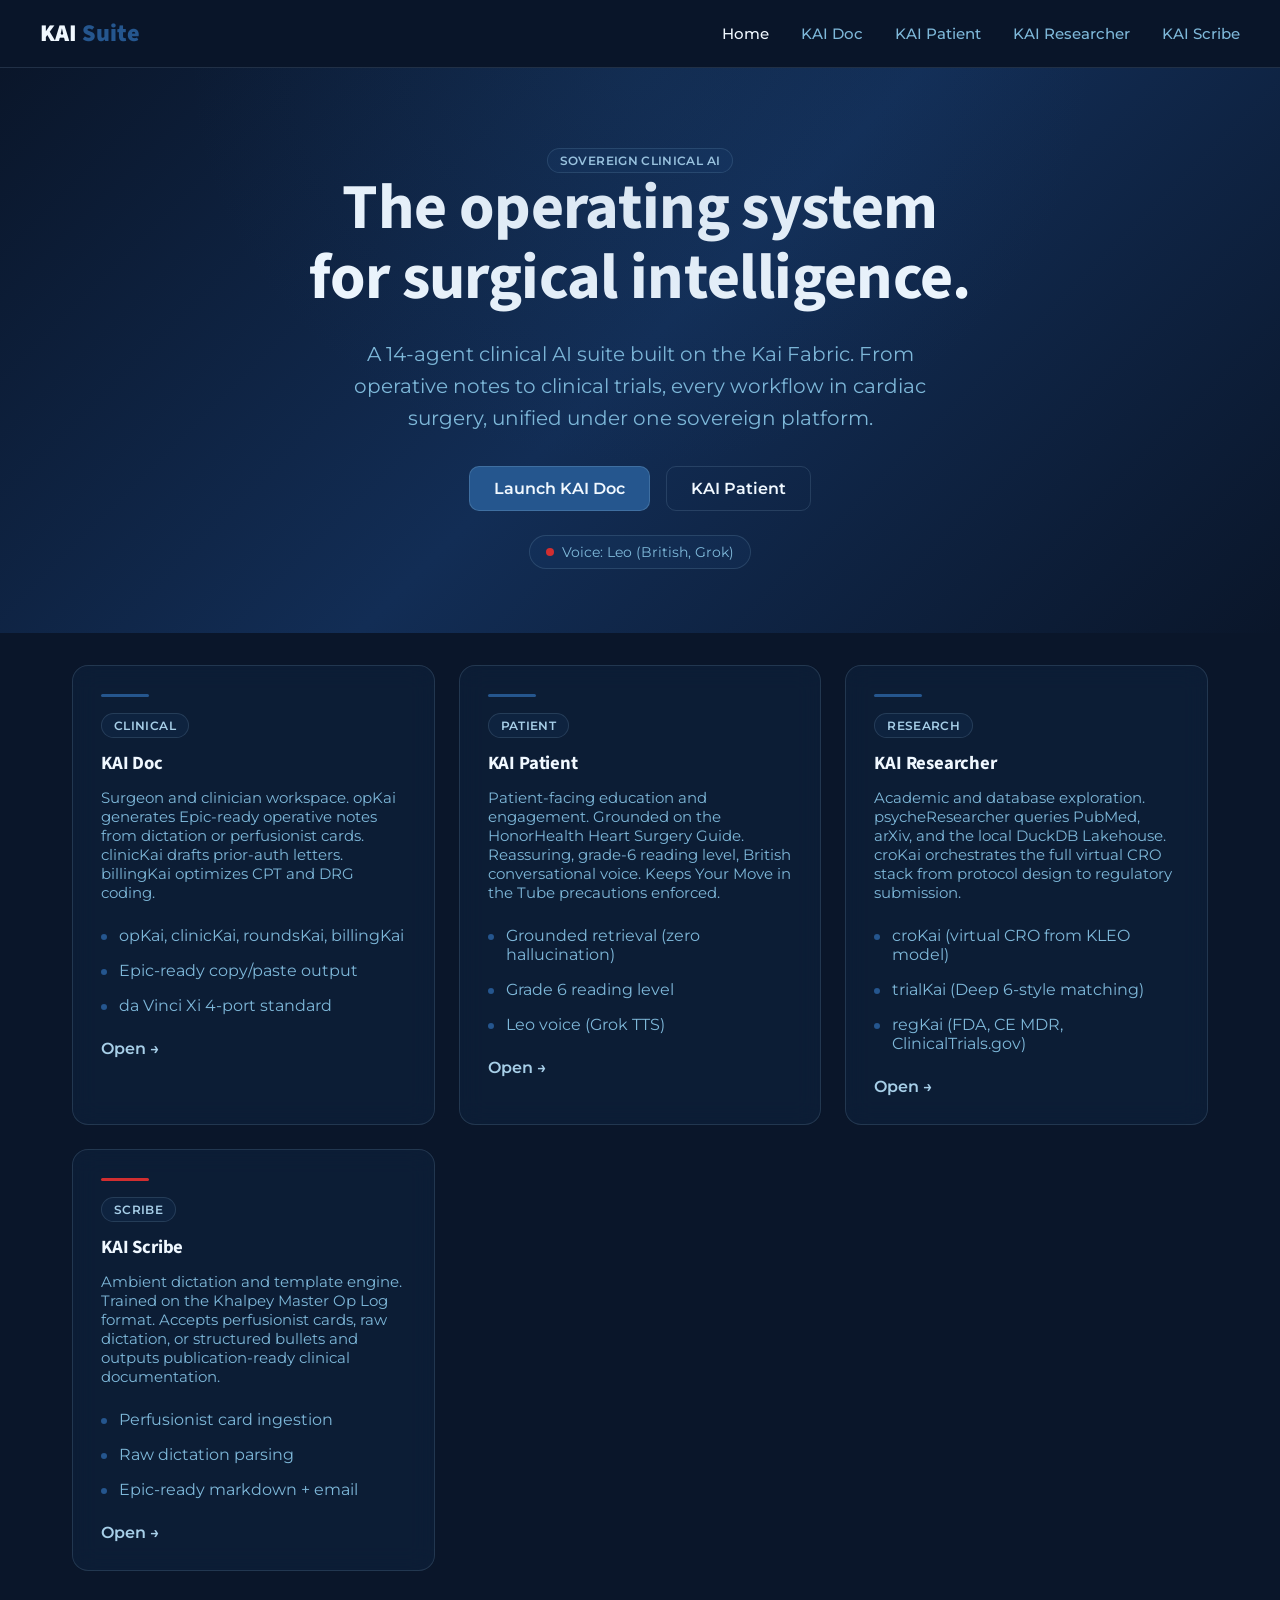
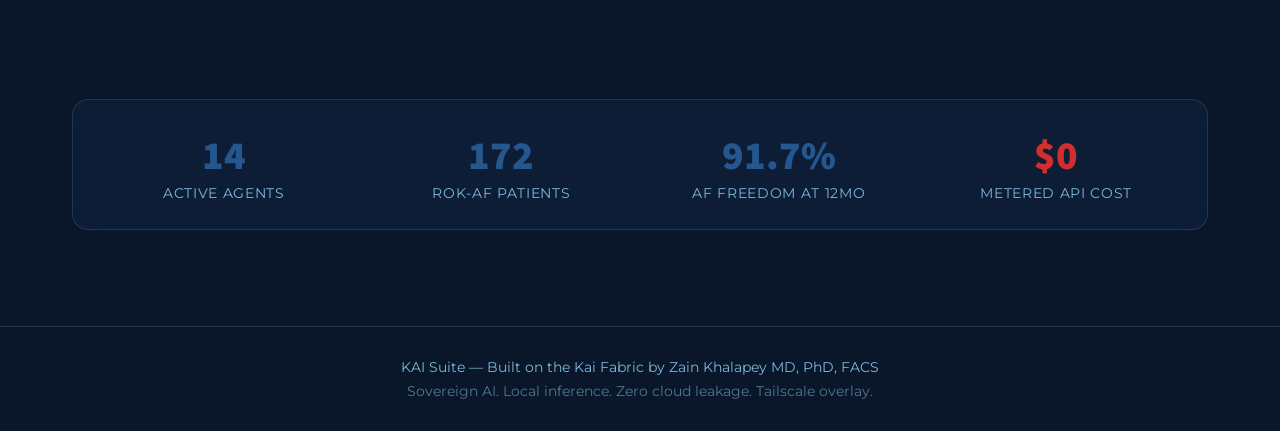
<file: index.html>
<!DOCTYPE html>
<html lang="en">
<head>
<meta charset="UTF-8">
<meta name="viewport" content="width=device-width, initial-scale=1.0">
<title>KAI Suite — Surgical AI Platform by Zain Khalpey MD, PhD, FACS</title>
<meta name="description" content="Sovereign clinical AI suite: opKai, clinicKai, patientKai, croKai. Built on the Kai Fabric by Dr. Zain Khalpey.">
<link rel="stylesheet" href="styles.css">
</head>
<body>
<nav>
  <div class="nav-content">
    <div class="logo">KAI <span>Suite</span></div>
    <ul>
      <li><a href="index.html" class="active">Home</a></li>
      <li><a href="kai-doc.html">KAI Doc</a></li>
      <li><a href="kai-patient.html">KAI Patient</a></li>
      <li><a href="kai-researcher.html">KAI Researcher</a></li>
      <li><a href="kai-scribe.html">KAI Scribe</a></li>
    </ul>
  </div>
</nav>

<section class="hero hero-gradient">
  <span class="badge">Sovereign Clinical AI</span>
  <h1>The operating system<br>for surgical intelligence.</h1>
  <p class="subtitle">A 14-agent clinical AI suite built on the Kai Fabric. From operative notes to clinical trials, every workflow in cardiac surgery, unified under one sovereign platform.</p>
  <div style="display:flex; gap:1rem; justify-content:center; flex-wrap:wrap; margin-top:2rem;">
    <a href="kai-doc.html" class="btn-primary">Launch KAI Doc</a>
    <a href="kai-patient.html" class="btn-primary" style="background:transparent; border:1px solid var(--glass-border);">KAI Patient</a>
  </div>
  <div style="margin-top:1.5rem;">
    <div class="voice-indicator">
      <div class="voice-pulse"></div>
      <span style="color:var(--text-muted); font-size:0.85rem;">Voice: Leo (British, Grok)</span>
    </div>
  </div>
</section>

<section class="grid">
  <div class="glass-card">
    <div class="accent-line"></div>
    <span class="badge">Clinical</span>
    <h3 style="margin:0.75rem 0;">KAI Doc</h3>
    <p style="color:var(--text-muted); font-size:0.95rem;">Surgeon and clinician workspace. opKai generates Epic-ready operative notes from dictation or perfusionist cards. clinicKai drafts prior-auth letters. billingKai optimizes CPT and DRG coding.</p>
    <ul class="feature-list">
      <li>opKai, clinicKai, roundsKai, billingKai</li>
      <li>Epic-ready copy/paste output</li>
      <li>da Vinci Xi 4-port standard</li>
    </ul>
    <a href="kai-doc.html" style="display:inline-block; margin-top:1rem; font-weight:600;">Open &rarr;</a>
  </div>

  <div class="glass-card">
    <div class="accent-line"></div>
    <span class="badge">Patient</span>
    <h3 style="margin:0.75rem 0;">KAI Patient</h3>
    <p style="color:var(--text-muted); font-size:0.95rem;">Patient-facing education and engagement. Grounded on the HonorHealth Heart Surgery Guide. Reassuring, grade-6 reading level, British conversational voice. Keeps Your Move in the Tube precautions enforced.</p>
    <ul class="feature-list">
      <li>Grounded retrieval (zero hallucination)</li>
      <li>Grade 6 reading level</li>
      <li>Leo voice (Grok TTS)</li>
    </ul>
    <a href="kai-patient.html" style="display:inline-block; margin-top:1rem; font-weight:600;">Open &rarr;</a>
  </div>

  <div class="glass-card">
    <div class="accent-line"></div>
    <span class="badge">Research</span>
    <h3 style="margin:0.75rem 0;">KAI Researcher</h3>
    <p style="color:var(--text-muted); font-size:0.95rem;">Academic and database exploration. psycheResearcher queries PubMed, arXiv, and the local DuckDB Lakehouse. croKai orchestrates the full virtual CRO stack from protocol design to regulatory submission.</p>
    <ul class="feature-list">
      <li>croKai (virtual CRO from KLEO model)</li>
      <li>trialKai (Deep 6-style matching)</li>
      <li>regKai (FDA, CE MDR, ClinicalTrials.gov)</li>
    </ul>
    <a href="kai-researcher.html" style="display:inline-block; margin-top:1rem; font-weight:600;">Open &rarr;</a>
  </div>

  <div class="glass-card">
    <div class="accent-line crimson"></div>
    <span class="badge">Scribe</span>
    <h3 style="margin:0.75rem 0;">KAI Scribe</h3>
    <p style="color:var(--text-muted); font-size:0.95rem;">Ambient dictation and template engine. Trained on the Khalpey Master Op Log format. Accepts perfusionist cards, raw dictation, or structured bullets and outputs publication-ready clinical documentation.</p>
    <ul class="feature-list">
      <li>Perfusionist card ingestion</li>
      <li>Raw dictation parsing</li>
      <li>Epic-ready markdown + email</li>
    </ul>
    <a href="kai-scribe.html" style="display:inline-block; margin-top:1rem; font-weight:600;">Open &rarr;</a>
  </div>
</section>

<section style="max-width:1200px; margin:4rem auto; padding:2rem;">
  <div class="glass-card" style="display:grid; grid-template-columns:repeat(auto-fit, minmax(180px,1fr)); gap:2rem; text-align:center;">
    <div>
      <div class="stat">14</div>
      <div class="stat-label">Active Agents</div>
    </div>
    <div>
      <div class="stat">172</div>
      <div class="stat-label">ROK-AF Patients</div>
    </div>
    <div>
      <div class="stat">91.7%</div>
      <div class="stat-label">AF Freedom at 12mo</div>
    </div>
    <div>
      <div class="stat crimson">$0</div>
      <div class="stat-label">Metered API Cost</div>
    </div>
  </div>
</section>

<footer>
  <p>KAI Suite &mdash; Built on the Kai Fabric by Zain Khalapey MD, PhD, FACS</p>
  <p style="margin-top:0.5rem; opacity:0.6;">Sovereign AI. Local inference. Zero cloud leakage. Tailscale overlay.</p>
</footer>

</body>
</html>
</file>
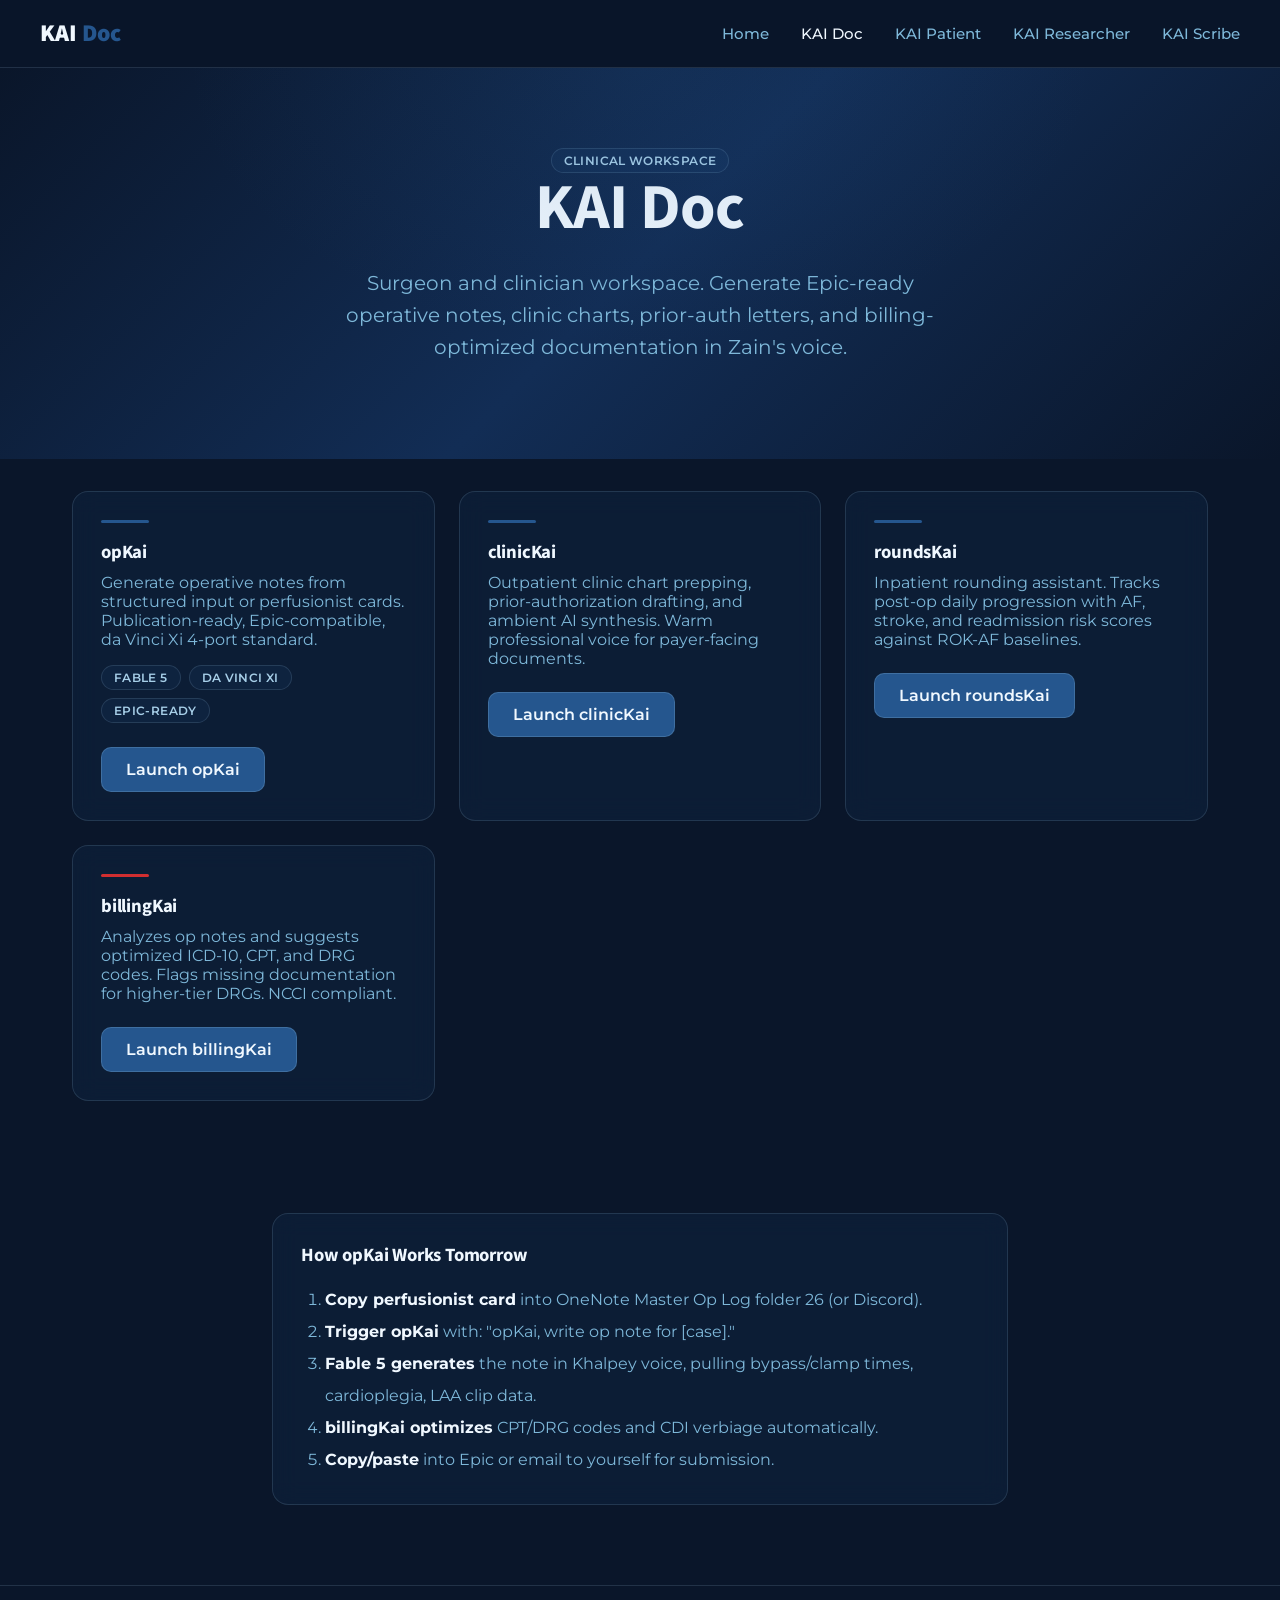
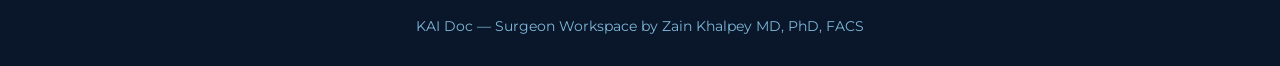
<file: kai-doc.html>
<!DOCTYPE html>
<html lang="en">
<head>
<meta charset="UTF-8">
<meta name="viewport" content="width=device-width, initial-scale=1.0">
<title>KAI Doc — Surgeon Workspace</title>
<link rel="stylesheet" href="styles.css">
</head>
<body>
<nav>
  <div class="nav-content">
    <div class="logo">KAI <span>Doc</span></div>
    <ul>
      <li><a href="index.html">Home</a></li>
      <li><a href="kai-doc.html" class="active">KAI Doc</a></li>
      <li><a href="kai-patient.html">KAI Patient</a></li>
      <li><a href="kai-researcher.html">KAI Researcher</a></li>
      <li><a href="kai-scribe.html">KAI Scribe</a></li>
    </ul>
  </div>
</nav>

<section class="hero hero-gradient">
  <span class="badge">Clinical Workspace</span>
  <h1>KAI Doc</h1>
  <p class="subtitle">Surgeon and clinician workspace. Generate Epic-ready operative notes, clinic charts, prior-auth letters, and billing-optimized documentation in Zain's voice.</p>
</section>

<section class="grid">
  <div class="glass-card">
    <div class="accent-line"></div>
    <h3>opKai</h3>
    <p style="color:var(--text-muted); margin:0.5rem 0 1rem;">Generate operative notes from structured input or perfusionist cards. Publication-ready, Epic-compatible, da Vinci Xi 4-port standard.</p>
    <div style="display:flex; gap:0.5rem; flex-wrap:wrap; margin-bottom:1rem;">
      <span class="badge">Fable 5</span>
      <span class="badge">da Vinci Xi</span>
      <span class="badge">Epic-ready</span>
    </div>
    <a href="#" class="btn-primary" style="margin-top:0.5rem;">Launch opKai</a>
  </div>

  <div class="glass-card">
    <div class="accent-line"></div>
    <h3>clinicKai</h3>
    <p style="color:var(--text-muted); margin:0.5rem 0 1rem;">Outpatient clinic chart prepping, prior-authorization drafting, and ambient AI synthesis. Warm professional voice for payer-facing documents.</p>
    <a href="#" class="btn-primary" style="margin-top:0.5rem;">Launch clinicKai</a>
  </div>

  <div class="glass-card">
    <div class="accent-line"></div>
    <h3>roundsKai</h3>
    <p style="color:var(--text-muted); margin:0.5rem 0 1rem;">Inpatient rounding assistant. Tracks post-op daily progression with AF, stroke, and readmission risk scores against ROK-AF baselines.</p>
    <a href="#" class="btn-primary" style="margin-top:0.5rem;">Launch roundsKai</a>
  </div>

  <div class="glass-card">
    <div class="accent-line crimson"></div>
    <h3>billingKai</h3>
    <p style="color:var(--text-muted); margin:0.5rem 0 1rem;">Analyzes op notes and suggests optimized ICD-10, CPT, and DRG codes. Flags missing documentation for higher-tier DRGs. NCCI compliant.</p>
    <a href="#" class="btn-primary" style="margin-top:0.5rem;">Launch billingKai</a>
  </div>
</section>

<section style="max-width:800px; margin:3rem auto; padding:2rem;">
  <div class="glass-card">
    <h3 style="margin-bottom:1rem;">How opKai Works Tomorrow</h3>
    <ol style="color:var(--text-muted); line-height:2; padding-left:1.5rem;">
      <li><strong style="color:var(--text-primary);">Copy perfusionist card</strong> into OneNote Master Op Log folder 26 (or Discord).</li>
      <li><strong style="color:var(--text-primary);">Trigger opKai</strong> with: "opKai, write op note for [case]."</li>
      <li><strong style="color:var(--text-primary);">Fable 5 generates</strong> the note in Khalpey voice, pulling bypass/clamp times, cardioplegia, LAA clip data.</li>
      <li><strong style="color:var(--text-primary);">billingKai optimizes</strong> CPT/DRG codes and CDI verbiage automatically.</li>
      <li><strong style="color:var(--text-primary);">Copy/paste</strong> into Epic or email to yourself for submission.</li>
    </ol>
  </div>
</section>

<footer>
  <p>KAI Doc &mdash; Surgeon Workspace by Zain Khalpey MD, PhD, FACS</p>
</footer>
</body>
</html>
</file>
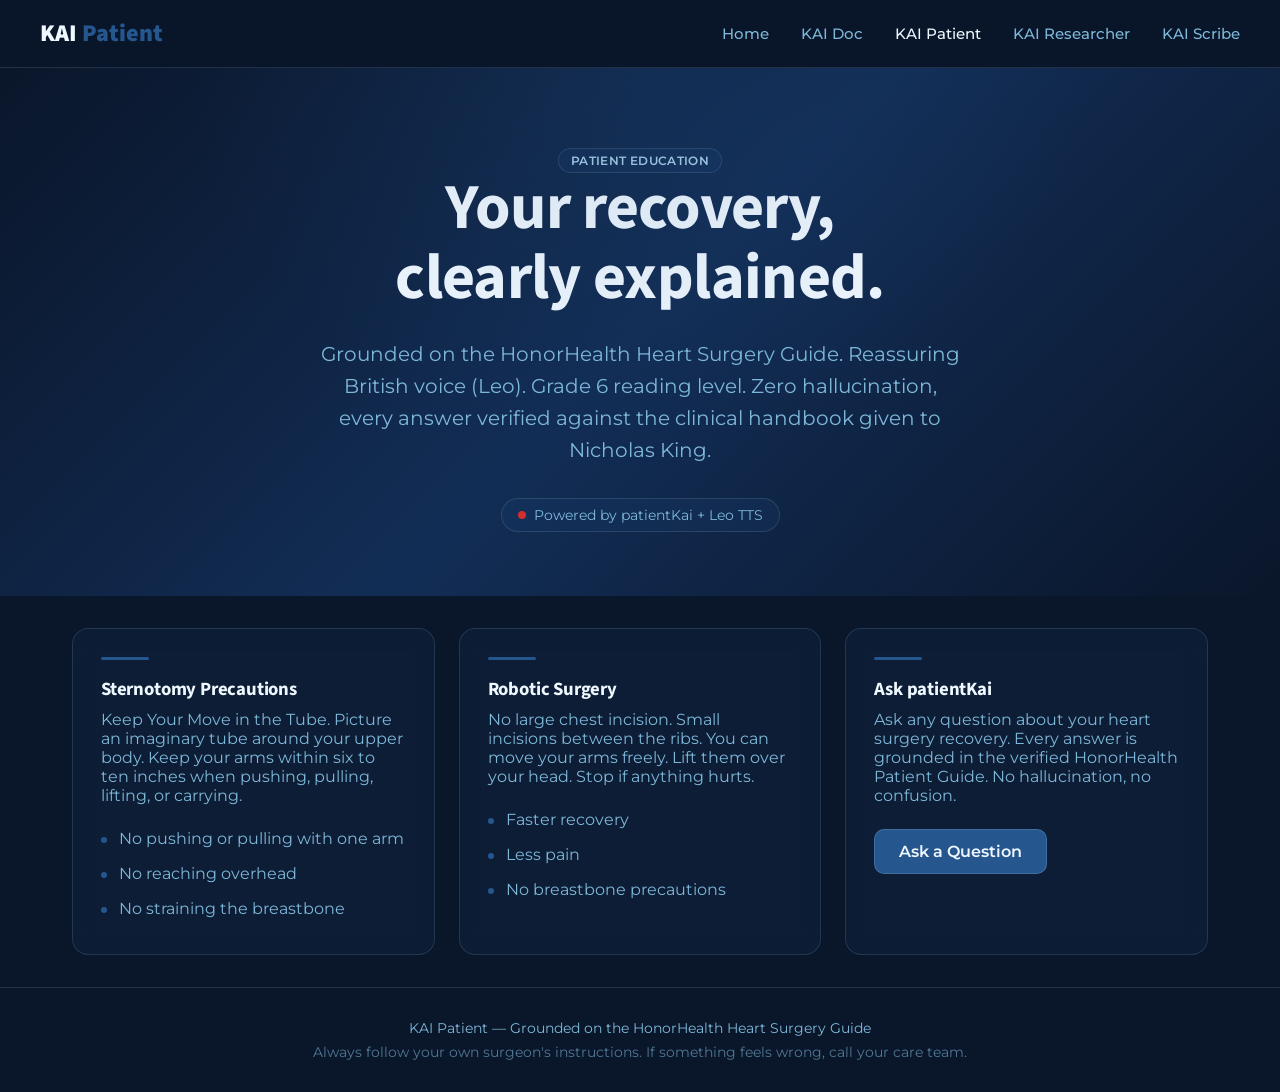
<file: kai-patient.html>
<!DOCTYPE html>
<html lang="en">
<head>
<meta charset="UTF-8">
<meta name="viewport" content="width=device-width, initial-scale=1.0">
<title>KAI Patient — Education & Engagement</title>
<link rel="stylesheet" href="styles.css">
</head>
<body>
<nav>
  <div class="nav-content">
    <div class="logo">KAI <span>Patient</span></div>
    <ul>
      <li><a href="index.html">Home</a></li>
      <li><a href="kai-doc.html">KAI Doc</a></li>
      <li><a href="kai-patient.html" class="active">KAI Patient</a></li>
      <li><a href="kai-researcher.html">KAI Researcher</a></li>
      <li><a href="kai-scribe.html">KAI Scribe</a></li>
    </ul>
  </div>
</nav>

<section class="hero hero-gradient">
  <span class="badge">Patient Education</span>
  <h1>Your recovery,<br>clearly explained.</h1>
  <p class="subtitle">Grounded on the HonorHealth Heart Surgery Guide. Reassuring British voice (Leo). Grade 6 reading level. Zero hallucination, every answer verified against the clinical handbook given to Nicholas King.</p>
  <div style="margin-top:1.5rem;">
    <div class="voice-indicator">
      <div class="voice-pulse"></div>
      <span style="color:var(--text-muted); font-size:0.85rem;">Powered by patientKai + Leo TTS</span>
    </div>
  </div>
</section>

<section class="grid">
  <div class="glass-card">
    <div class="accent-line"></div>
    <h3>Sternotomy Precautions</h3>
    <p style="color:var(--text-muted); margin:0.5rem 0;">Keep Your Move in the Tube. Picture an imaginary tube around your upper body. Keep your arms within six to ten inches when pushing, pulling, lifting, or carrying.</p>
    <ul class="feature-list">
      <li>No pushing or pulling with one arm</li>
      <li>No reaching overhead</li>
      <li>No straining the breastbone</li>
    </ul>
  </div>

  <div class="glass-card">
    <div class="accent-line"></div>
    <h3>Robotic Surgery</h3>
    <p style="color:var(--text-muted); margin:0.5rem 0;">No large chest incision. Small incisions between the ribs. You can move your arms freely. Lift them over your head. Stop if anything hurts.</p>
    <ul class="feature-list">
      <li>Faster recovery</li>
      <li>Less pain</li>
      <li>No breastbone precautions</li>
    </ul>
  </div>

  <div class="glass-card">
    <div class="accent-line"></div>
    <h3>Ask patientKai</h3>
    <p style="color:var(--text-muted); margin:0.5rem 0;">Ask any question about your heart surgery recovery. Every answer is grounded in the verified HonorHealth Patient Guide. No hallucination, no confusion.</p>
    <a href="#" class="btn-primary" style="margin-top:1rem;">Ask a Question</a>
  </div>
</section>

<footer>
  <p>KAI Patient &mdash; Grounded on the HonorHealth Heart Surgery Guide</p>
  <p style="margin-top:0.5rem; opacity:0.6;">Always follow your own surgeon's instructions. If something feels wrong, call your care team.</p>
</footer>
</body>
</html>
</file>
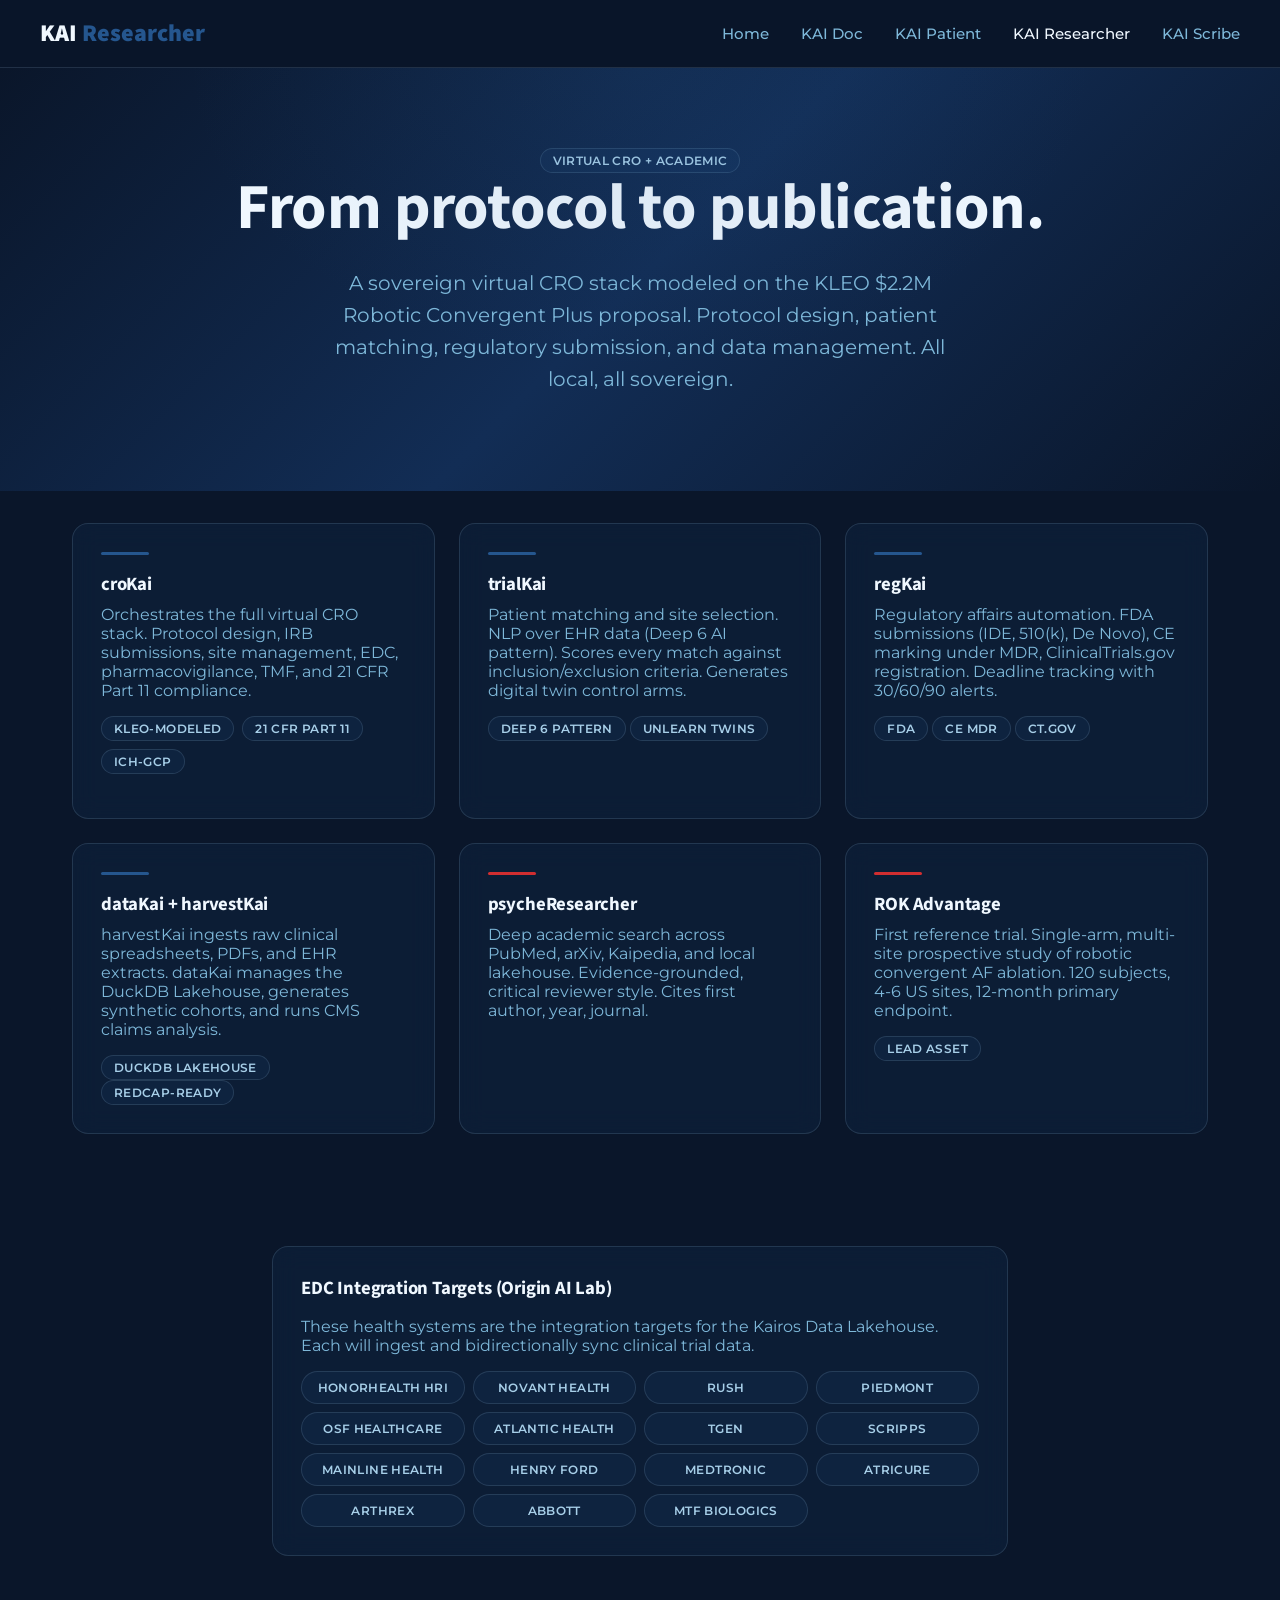
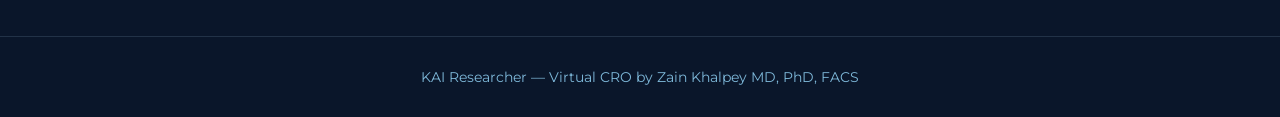
<file: kai-researcher.html>
<!DOCTYPE html>
<html lang="en">
<head>
<meta charset="UTF-8">
<meta name="viewport" content="width=device-width, initial-scale=1.0">
<title>KAI Researcher — Virtual CRO & Academic</title>
<link rel="stylesheet" href="styles.css">
</head>
<body>
<nav>
  <div class="nav-content">
    <div class="logo">KAI <span>Researcher</span></div>
    <ul>
      <li><a href="index.html">Home</a></li>
      <li><a href="kai-doc.html">KAI Doc</a></li>
      <li><a href="kai-patient.html">KAI Patient</a></li>
      <li><a href="kai-researcher.html" class="active">KAI Researcher</a></li>
      <li><a href="kai-scribe.html">KAI Scribe</a></li>
    </ul>
  </div>
</nav>

<section class="hero hero-gradient">
  <span class="badge">Virtual CRO + Academic</span>
  <h1>From protocol to publication.</h1>
  <p class="subtitle">A sovereign virtual CRO stack modeled on the KLEO $2.2M Robotic Convergent Plus proposal. Protocol design, patient matching, regulatory submission, and data management. All local, all sovereign.</p>
</section>

<section class="grid">
  <div class="glass-card">
    <div class="accent-line"></div>
    <h3>croKai</h3>
    <p style="color:var(--text-muted); margin:0.5rem 0 1rem;">Orchestrates the full virtual CRO stack. Protocol design, IRB submissions, site management, EDC, pharmacovigilance, TMF, and 21 CFR Part 11 compliance.</p>
    <div style="display:flex; gap:0.5rem; flex-wrap:wrap; margin-bottom:1rem;">
      <span class="badge">KLEO-modeled</span>
      <span class="badge">21 CFR Part 11</span>
      <span class="badge">ICH-GCP</span>
    </div>
  </div>

  <div class="glass-card">
    <div class="accent-line"></div>
    <h3>trialKai</h3>
    <p style="color:var(--text-muted); margin:0.5rem 0 1rem;">Patient matching and site selection. NLP over EHR data (Deep 6 AI pattern). Scores every match against inclusion/exclusion criteria. Generates digital twin control arms.</p>
    <span class="badge">Deep 6 pattern</span>
    <span class="badge">Unlearn twins</span>
  </div>

  <div class="glass-card">
    <div class="accent-line"></div>
    <h3>regKai</h3>
    <p style="color:var(--text-muted); margin:0.5rem 0 1rem;">Regulatory affairs automation. FDA submissions (IDE, 510(k), De Novo), CE marking under MDR, ClinicalTrials.gov registration. Deadline tracking with 30/60/90 alerts.</p>
    <span class="badge">FDA</span>
    <span class="badge">CE MDR</span>
    <span class="badge">CT.gov</span>
  </div>

  <div class="glass-card">
    <div class="accent-line"></div>
    <h3>dataKai + harvestKai</h3>
    <p style="color:var(--text-muted); margin:0.5rem 0 1rem;">harvestKai ingests raw clinical spreadsheets, PDFs, and EHR extracts. dataKai manages the DuckDB Lakehouse, generates synthetic cohorts, and runs CMS claims analysis.</p>
    <span class="badge">DuckDB Lakehouse</span>
    <span class="badge">REDCap-ready</span>
  </div>

  <div class="glass-card">
    <div class="accent-line crimson"></div>
    <h3>psycheResearcher</h3>
    <p style="color:var(--text-muted); margin:0.5rem 0 1rem;">Deep academic search across PubMed, arXiv, Kaipedia, and local lakehouse. Evidence-grounded, critical reviewer style. Cites first author, year, journal.</p>
  </div>

  <div class="glass-card">
    <div class="accent-line crimson"></div>
    <h3>ROK Advantage</h3>
    <p style="color:var(--text-muted); margin:0.5rem 0 1rem;">First reference trial. Single-arm, multi-site prospective study of robotic convergent AF ablation. 120 subjects, 4-6 US sites, 12-month primary endpoint.</p>
    <span class="badge">Lead asset</span>
  </div>
</section>

<section style="max-width:800px; margin:3rem auto; padding:2rem;">
  <div class="glass-card">
    <h3 style="margin-bottom:1rem;">EDC Integration Targets (Origin AI Lab)</h3>
    <p style="color:var(--text-muted); margin-bottom:1rem;">These health systems are the integration targets for the Kairos Data Lakehouse. Each will ingest and bidirectionally sync clinical trial data.</p>
    <div style="display:grid; grid-template-columns:repeat(auto-fill, minmax(140px,1fr)); gap:0.5rem;">
      <span class="badge" style="text-align:center; padding:0.5rem;">HonorHealth HRI</span>
      <span class="badge" style="text-align:center; padding:0.5rem;">Novant Health</span>
      <span class="badge" style="text-align:center; padding:0.5rem;">RUSH</span>
      <span class="badge" style="text-align:center; padding:0.5rem;">Piedmont</span>
      <span class="badge" style="text-align:center; padding:0.5rem;">OSF HealthCare</span>
      <span class="badge" style="text-align:center; padding:0.5rem;">Atlantic Health</span>
      <span class="badge" style="text-align:center; padding:0.5rem;">TGen</span>
      <span class="badge" style="text-align:center; padding:0.5rem;">Scripps</span>
      <span class="badge" style="text-align:center; padding:0.5rem;">Mainline Health</span>
      <span class="badge" style="text-align:center; padding:0.5rem;">Henry Ford</span>
      <span class="badge" style="text-align:center; padding:0.5rem;">Medtronic</span>
      <span class="badge" style="text-align:center; padding:0.5rem;">AtriCure</span>
      <span class="badge" style="text-align:center; padding:0.5rem;">Arthrex</span>
      <span class="badge" style="text-align:center; padding:0.5rem;">Abbott</span>
      <span class="badge" style="text-align:center; padding:0.5rem;">MTF Biologics</span>
    </div>
  </div>
</section>

<footer>
  <p>KAI Researcher &mdash; Virtual CRO by Zain Khalpey MD, PhD, FACS</p>
</footer>
</body>
</html>
</file>
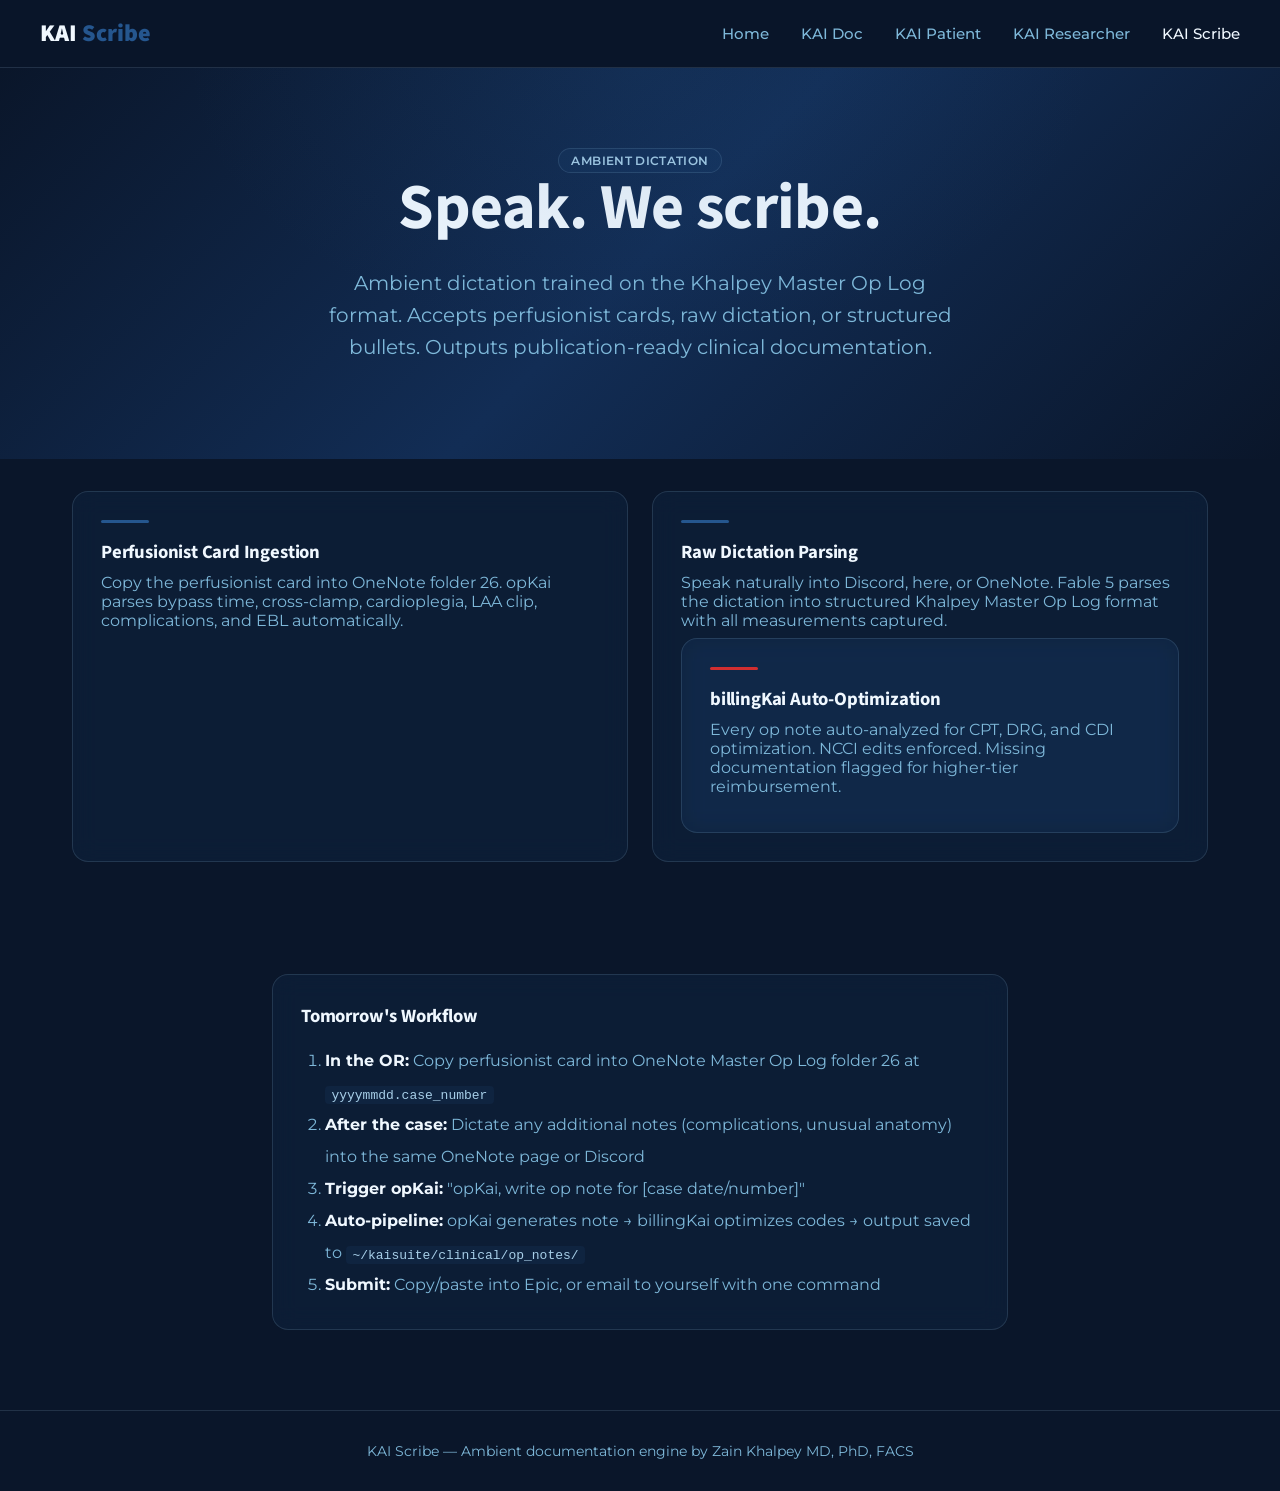
<file: kai-scribe.html>
<!DOCTYPE html>
<html lang="en">
<head>
<meta charset="UTF-8">
<meta name="viewport" content="width=device-width, initial-scale=1.0">
<title>KAI Scribe — Ambient Dictation & Templates</title>
<link rel="stylesheet" href="styles.css">
</head>
<body>
<nav>
  <div class="nav-content">
    <div class="logo">KAI <span>Scribe</span></div>
    <ul>
      <li><a href="index.html">Home</a></li>
      <li><a href="kai-doc.html">KAI Doc</a></li>
      <li><a href="kai-patient.html">KAI Patient</a></li>
      <li><a href="kai-researcher.html">KAI Researcher</a></li>
      <li><a href="kai-scribe.html" class="active">KAI Scribe</a></li>
    </ul>
  </div>
</nav>

<section class="hero hero-gradient">
  <span class="badge">Ambient Dictation</span>
  <h1>Speak. We scribe.</h1>
  <p class="subtitle">Ambient dictation trained on the Khalpey Master Op Log format. Accepts perfusionist cards, raw dictation, or structured bullets. Outputs publication-ready clinical documentation.</p>
</section>

<section class="grid">
  <div class="glass-card">
    <div class="accent-line"></div>
    <h3>Perfusionist Card Ingestion</h3>
    <p style="color:var(--text-muted); margin:0.5rem 0;">Copy the perfusionist card into OneNote folder 26. opKai parses bypass time, cross-clamp, cardioplegia, LAA clip, complications, and EBL automatically.</p>
  </div>

  <div class="glass-card">
    <div class="accent-line"></div>
    <h3>Raw Dictation Parsing</h3>
    <p style="color:var(--text-muted); margin:0.5rem 0;">Speak naturally into Discord, here, or OneNote. Fable 5 parses the dictation into structured Khalpey Master Op Log format with all measurements captured.</p>
  </li>

  <div class="glass-card">
    <div class="accent-line crimson"></div>
    <h3>billingKai Auto-Optimization</h3>
    <p style="color:var(--text-muted); margin:0.5rem 0;">Every op note auto-analyzed for CPT, DRG, and CDI optimization. NCCI edits enforced. Missing documentation flagged for higher-tier reimbursement.</p>
  </div>
</section>

<section style="max-width:800px; margin:3rem auto; padding:2rem;">
  <div class="glass-card">
    <h3 style="margin-bottom:1rem;">Tomorrow's Workflow</h3>
    <ol style="color:var(--text-muted); line-height:2; padding-left:1.5rem;">
      <li><strong style="color:var(--text-primary);">In the OR:</strong> Copy perfusionist card into OneNote Master Op Log folder 26 at <code style="color:var(--sky); background:var(--glass-bg); padding:0.1rem 0.4rem; border-radius:4px;">yyyymmdd.case_number</code></li>
      <li><strong style="color:var(--text-primary);">After the case:</strong> Dictate any additional notes (complications, unusual anatomy) into the same OneNote page or Discord</li>
      <li><strong style="color:var(--text-primary);">Trigger opKai:</strong> "opKai, write op note for [case date/number]"</li>
      <li><strong style="color:var(--text-primary);">Auto-pipeline:</strong> opKai generates note &#8594; billingKai optimizes codes &#8594; output saved to <code style="color:var(--sky); background:var(--glass-bg); padding:0.1rem 0.4rem; border-radius:4px;">~/kaisuite/clinical/op_notes/</code></li>
      <li><strong style="color:var(--text-primary);">Submit:</strong> Copy/paste into Epic, or email to yourself with one command</li>
    </ol>
  </div>
</section>

<footer>
  <p>KAI Scribe &mdash; Ambient documentation engine by Zain Khalpey MD, PhD, FACS</p>
</footer>
</body>
</html>
</file>
<file: styles.css>
/* KAI Suite — Canonical Kai Palette (ORacle-verified hex lock 2026-05-12) */
@import url('https://fonts.googleapis.com/css2?family=Montserrat:wght@400;500;600;700;800&family=Source+Sans+3:wght@400;600;700;900&display=swap');

:root {
  --navy: #0A162A;
  --navy-2: #122D55;
  --navy-3: #2A496F;
  --cobalt: #25568E;
  --slate-blue: #4C7197;
  --mist-blue: #658EB1;
  --sky: #A7CFE8;
  --crimson: #9F2022;
  --crimson-glow: #D12E30;
  --text-primary: #F0F8FF;
  --text-muted: #7EB8D9;
  --glass-bg: rgba(37, 86, 142, 0.12);
  --glass-border: rgba(167, 207, 232, 0.15);
}

* { margin: 0; padding: 0; box-sizing: border-box; }

html, body {
  font-family: 'Montserrat', 'Segoe UI', system-ui, sans-serif;
  background: var(--navy);
  color: var(--text-primary);
  min-height: 100vh;
  overflow-x: hidden;
}

h1, h2, h3, h4, h5, h6 {
  font-family: 'Source Sans 3', 'Source Sans Pro', sans-serif;
  font-weight: 700;
  letter-spacing: -0.01em;
}

a { color: var(--sky); text-decoration: none; transition: color 0.2s; }
a:hover { color: var(--text-primary); }

/* Glassmorphism card */
.glass-card {
  background: var(--glass-bg);
  backdrop-filter: blur(12px);
  -webkit-backdrop-filter: blur(12px);
  border: 1px solid var(--glass-border);
  border-radius: 16px;
  padding: 1.75rem;
  transition: transform 0.3s, box-shadow 0.3s, border-color 0.3s;
}

.glass-card:hover {
  transform: translateY(-4px);
  border-color: rgba(167, 207, 232, 0.35);
  box-shadow: 0 12px 40px rgba(37, 86, 142, 0.25);
}

/* Hero gradient */
.hero-gradient {
  background: linear-gradient(135deg, var(--navy) 0%, var(--navy-2) 50%, var(--navy) 100%);
  position: relative;
}

.hero-gradient::before {
  content: '';
  position: absolute;
  top: 0; left: 0; right: 0; bottom: 0;
  background: radial-gradient(ellipse at top, rgba(37, 86, 142, 0.15) 0%, transparent 50%);
  pointer-events: none;
}

/* Accent line */
.accent-line {
  width: 48px;
  height: 3px;
  background: var(--cobalt);
  border-radius: 2px;
  margin-bottom: 1rem;
}

.accent-line.crimson { background: var(--crimson-glow); }

/* Button */
.btn-primary {
  display: inline-flex;
  align-items: center;
  gap: 0.5rem;
  background: var(--cobalt);
  color: var(--text-primary);
  padding: 0.75rem 1.5rem;
  border-radius: 10px;
  font-weight: 600;
  border: 1px solid rgba(167, 207, 232, 0.2);
  transition: all 0.3s;
  cursor: pointer;
  text-decoration: none;
}

.btn-primary:hover {
  background: var(--slate-blue);
  border-color: var(--sky);
  transform: translateY(-2px);
  box-shadow: 0 8px 24px rgba(37, 86, 142, 0.4);
}

/* Nav */
nav {
  position: sticky;
  top: 0;
  z-index: 100;
  background: rgba(10, 22, 42, 0.85);
  backdrop-filter: blur(20px);
  -webkit-backdrop-filter: blur(20px);
  border-bottom: 1px solid var(--glass-border);
  padding: 1rem 2rem;
}

nav .nav-content {
  max-width: 1200px;
  margin: 0 auto;
  display: flex;
  align-items: center;
  justify-content: space-between;
}

nav .logo {
  font-family: 'Source Sans 3', sans-serif;
  font-weight: 900;
  font-size: 1.5rem;
  color: var(--text-primary);
}

nav .logo span { color: var(--cobalt); }

nav ul {
  display: flex;
  list-style: none;
  gap: 2rem;
}

nav a {
  color: var(--text-muted);
  font-size: 0.95rem;
  font-weight: 500;
  transition: color 0.2s;
}

nav a:hover, nav a.active { color: var(--text-primary); }

/* Hero */
.hero {
  padding: 5rem 2rem 4rem;
  text-align: center;
  position: relative;
}

.hero h1 {
  font-size: clamp(2.5rem, 6vw, 4rem);
  line-height: 1.1;
  margin-bottom: 1.5rem;
}

.hero .subtitle {
  font-size: 1.25rem;
  color: var(--text-muted);
  max-width: 640px;
  margin: 0 auto 2rem;
  line-height: 1.6;
}

/* Grid */
.grid {
  max-width: 1200px;
  margin: 0 auto;
  padding: 2rem;
  display: grid;
  grid-template-columns: repeat(auto-fit, minmax(300px, 1fr));
  gap: 1.5rem;
}

/* Feature list */
.feature-list {
  list-style: none;
  margin-top: 1rem;
}

.feature-list li {
  padding: 0.5rem 0;
  color: var(--text-muted);
  display: flex;
  align-items: start;
  gap: 0.75rem;
}

.feature-list li::before {
  content: '';
  width: 6px;
  height: 6px;
  background: var(--cobalt);
  border-radius: 50%;
  margin-top: 0.5rem;
  flex-shrink: 0;
}

/* Stat */
.stat {
  font-family: 'Source Sans 3', sans-serif;
  font-weight: 900;
  font-size: 2.5rem;
  color: var(--cobalt);
}

.stat.crimson { color: var(--crimson-glow); }

.stat-label {
  color: var(--text-muted);
  font-size: 0.85rem;
  text-transform: uppercase;
  letter-spacing: 0.05em;
}

/* Badge */
.badge {
  display: inline-block;
  background: var(--glass-bg);
  border: 1px solid var(--glass-border);
  color: var(--sky);
  padding: 0.25rem 0.75rem;
  border-radius: 20px;
  font-size: 0.75rem;
  font-weight: 600;
  letter-spacing: 0.03em;
  text-transform: uppercase;
}

/* Footer */
footer {
  border-top: 1px solid var(--glass-border);
  padding: 2rem;
  text-align: center;
  color: var(--text-muted);
  font-size: 0.85rem;
}

/* Voice indicator */
.voice-indicator {
  display: inline-flex;
  align-items: center;
  gap: 0.5rem;
  background: var(--glass-bg);
  padding: 0.5rem 1rem;
  border-radius: 24px;
  border: 1px solid var(--glass-border);
}

.voice-pulse {
  width: 8px;
  height: 8px;
  background: var(--crimson-glow);
  border-radius: 50%;
  animation: pulse 2s ease-in-out infinite;
}

@keyframes pulse {
  0%, 100% { opacity: 1; transform: scale(1); }
  50% { opacity: 0.5; transform: scale(1.2); }
}

@media (max-width: 768px) {
  nav ul { display: none; }
  .hero { padding: 3rem 1rem; }
  .grid { padding: 1rem; }
}
</file>
